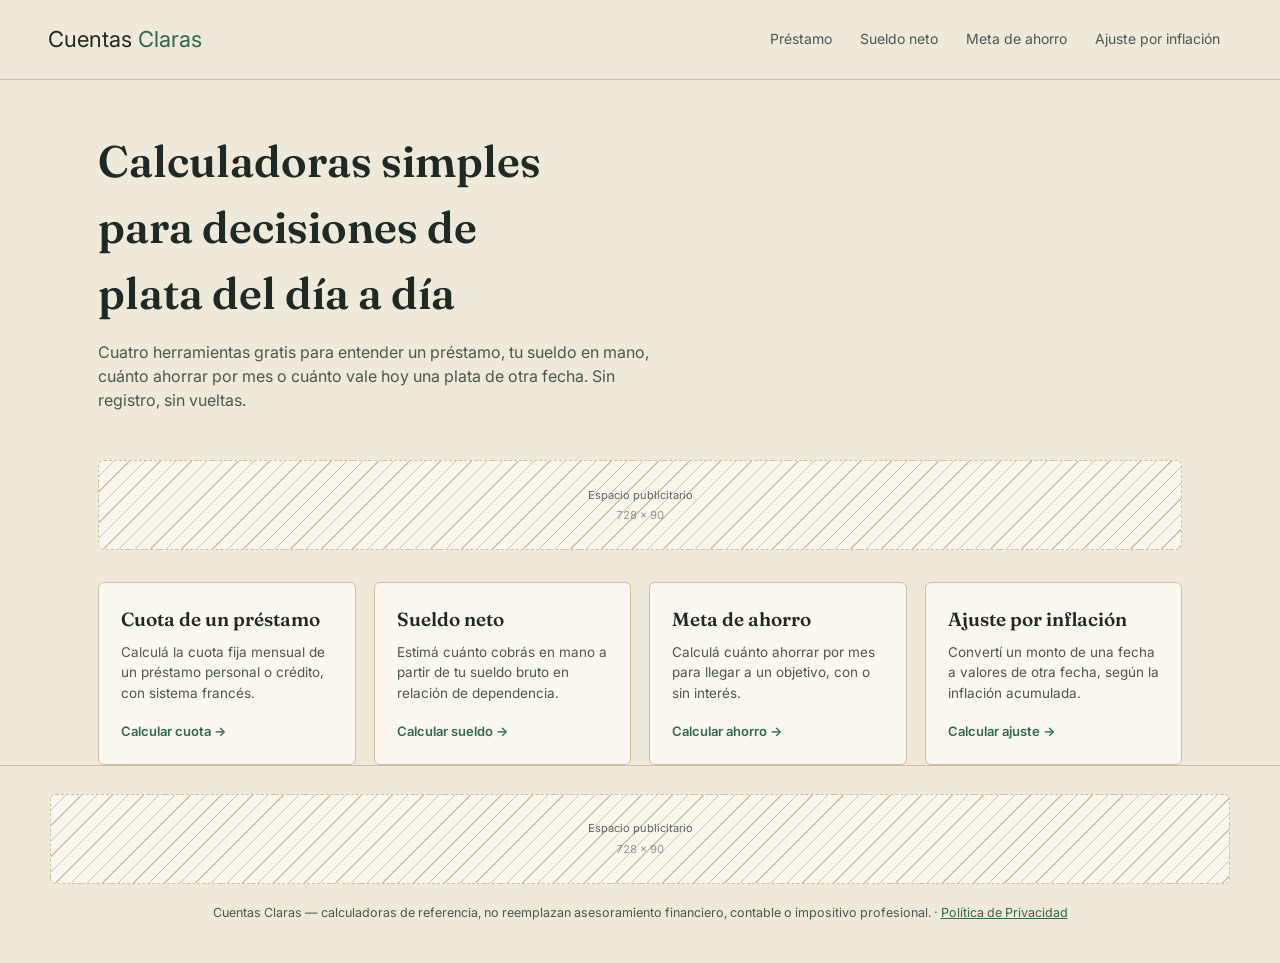
<file: index.html>
<!DOCTYPE html>
<html lang="es">
<head>
<meta charset="UTF-8">
<meta name="viewport" content="width=device-width, initial-scale=1, viewport-fit=cover">
<meta name="google-site-verification" content="3vBpF10Z4_V0jkmloZfALoSAevi_YwwizLLIxe_iOYg" />
<title>Cuentas Claras — Calculadoras financieras gratis</title>
<meta name="description" content="Calculadoras gratis para tus finanzas del día a día: cuota de préstamo, sueldo neto, meta de ahorro y ajuste por inflación.">
<link rel="canonical" href="https://geno1910.github.io/cuentas-claras/">
<meta property="og:type" content="website">
<meta property="og:site_name" content="Cuentas Claras">
<meta property="og:url" content="https://geno1910.github.io/cuentas-claras/">
<meta property="og:title" content="Cuentas Claras — Calculadoras financieras gratis">
<meta property="og:description" content="Calculadoras gratis para tus finanzas del día a día: cuota de préstamo, sueldo neto, meta de ahorro y ajuste por inflación.">
<meta name="twitter:card" content="summary">
<link rel="preconnect" href="https://fonts.googleapis.com">
<link rel="preconnect" href="https://fonts.gstatic.com" crossorigin>
<link href="https://fonts.googleapis.com/css2?family=Fraunces:opsz,wght@9..144,400;9..144,500;9..144,600;9..144,700&family=Inter:wght@400;500;600;700&display=swap" rel="stylesheet">
<link rel="stylesheet" href="style.css">
  <script async src="https://pagead2.googlesyndication.com/pagead/js/adsbygoogle.js?client=ca-pub-6591212043582350"
     crossorigin="anonymous"></script>
</head>
<body>

<header class="site-header">
  <a class="brand" href="index.html">Cuentas <em>Claras</em></a>
  <nav class="top-nav" aria-label="Calculadoras">
    <a href="calculadora-prestamo.html">Préstamo</a>
    <a href="calculadora-sueldo-neto.html">Sueldo neto</a>
    <a href="calculadora-meta-ahorro.html">Meta de ahorro</a>
    <a href="calculadora-ajuste-inflacion.html">Ajuste por inflación</a>
  </nav>
</header>

<section class="hero">
  <h1>Calculadoras simples para decisiones de plata del día a día</h1>
  <p>Cuatro herramientas gratis para entender un préstamo, tu sueldo en mano, cuánto ahorrar por mes o cuánto vale hoy una plata de otra fecha. Sin registro, sin vueltas.</p>
</section>

<div class="ad-leaderboard">
  <div class="ad-slot" role="complementary" aria-label="Espacio publicitario">
    <span class="ad-label">Espacio publicitario</span>
    <span class="ad-size">728 × 90</span>
  </div>
</div>

<div class="calc-grid">
  <a class="calc-card" href="calculadora-prestamo.html">
    <h2>Cuota de un préstamo</h2>
    <p>Calculá la cuota fija mensual de un préstamo personal o crédito, con sistema francés.</p>
    <span class="go">Calcular cuota →</span>
  </a>
  <a class="calc-card" href="calculadora-sueldo-neto.html">
    <h2>Sueldo neto</h2>
    <p>Estimá cuánto cobrás en mano a partir de tu sueldo bruto en relación de dependencia.</p>
    <span class="go">Calcular sueldo →</span>
  </a>
  <a class="calc-card" href="calculadora-meta-ahorro.html">
    <h2>Meta de ahorro</h2>
    <p>Calculá cuánto ahorrar por mes para llegar a un objetivo, con o sin interés.</p>
    <span class="go">Calcular ahorro →</span>
  </a>
  <a class="calc-card" href="calculadora-ajuste-inflacion.html">
    <h2>Ajuste por inflación</h2>
    <p>Convertí un monto de una fecha a valores de otra fecha, según la inflación acumulada.</p>
    <span class="go">Calcular ajuste →</span>
  </a>
</div>

<footer>
  <div class="ad-slot" role="complementary" aria-label="Espacio publicitario">
    <span class="ad-label">Espacio publicitario</span>
    <span class="ad-size">728 × 90</span>
  </div>
  Cuentas Claras — calculadoras de referencia, no reemplazan asesoramiento financiero, contable o impositivo profesional. · <a href="politica-privacidad.html">Política de Privacidad</a>
</footer>

</body>
</html>
</file>
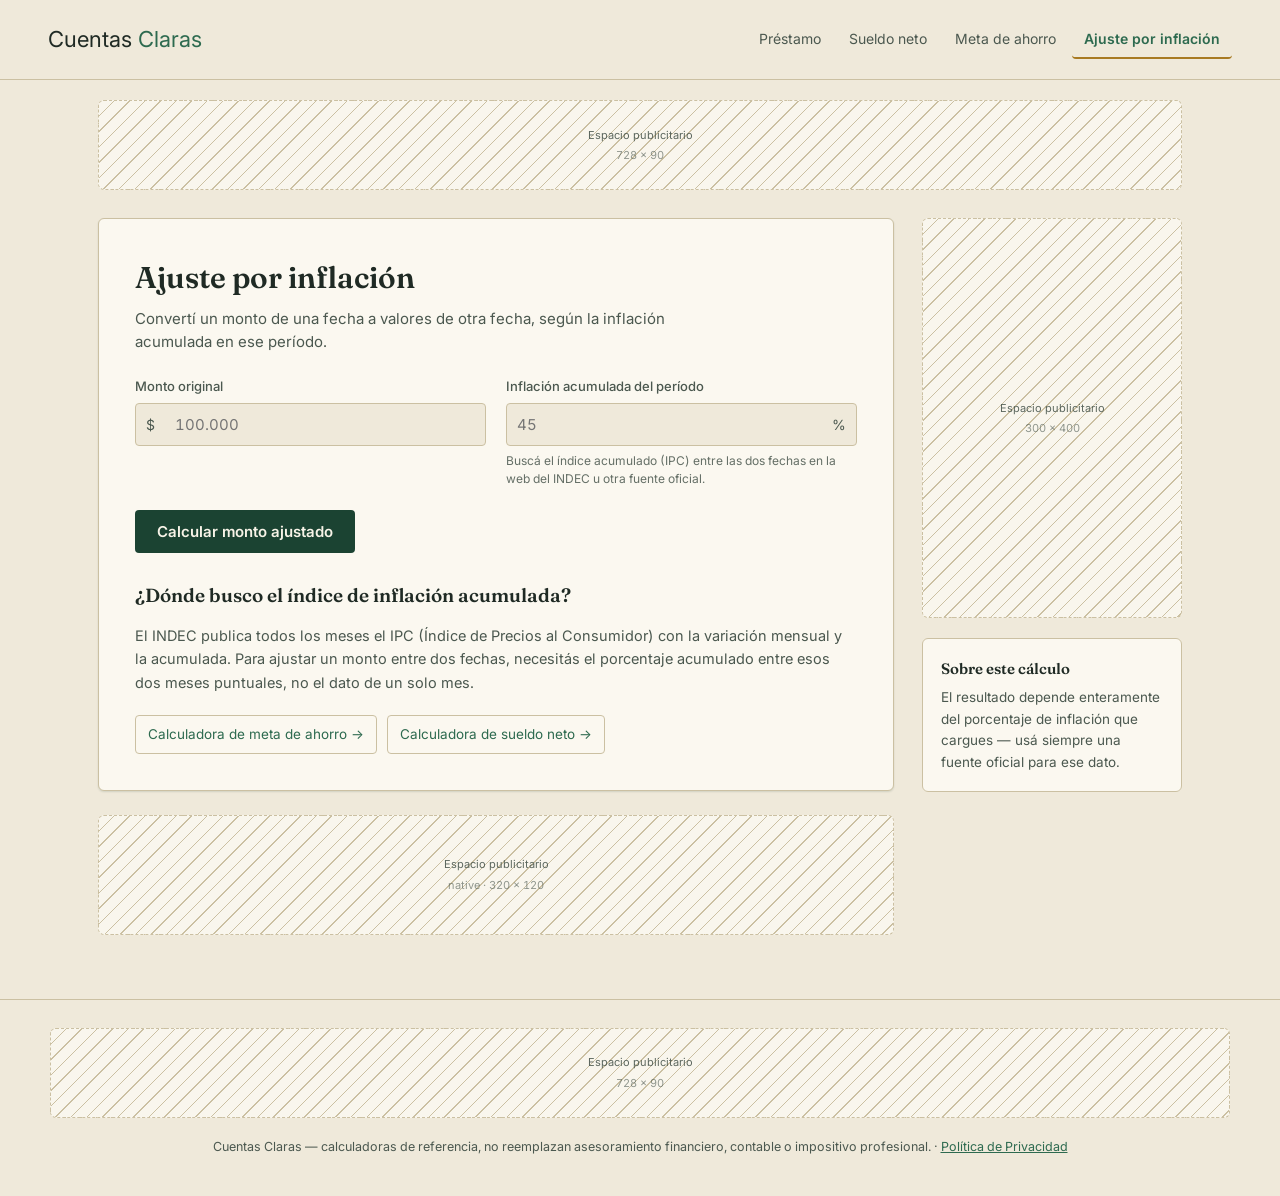
<file: calculadora-ajuste-inflacion.html>
<!DOCTYPE html>
<html lang="es">
<head>
<meta charset="UTF-8">
<meta name="viewport" content="width=device-width, initial-scale=1, viewport-fit=cover">
<title>Calculadora de ajuste por inflación — Cuentas Claras</title>
<meta name="description" content="Convertí gratis un monto de una fecha a valores de otra fecha, según la inflación acumulada en ese período.">
<link rel="canonical" href="https://geno1910.github.io/cuentas-claras/calculadora-ajuste-inflacion.html">
<meta property="og:type" content="website">
<meta property="og:site_name" content="Cuentas Claras">
<meta property="og:url" content="https://geno1910.github.io/cuentas-claras/calculadora-ajuste-inflacion.html">
<meta property="og:title" content="Calculadora de ajuste por inflación — Cuentas Claras">
<meta property="og:description" content="Convertí gratis un monto de una fecha a valores de otra fecha, según la inflación acumulada en ese período.">
<meta name="twitter:card" content="summary">
<link rel="preconnect" href="https://fonts.googleapis.com">
<link rel="preconnect" href="https://fonts.gstatic.com" crossorigin>
<link href="https://fonts.googleapis.com/css2?family=Fraunces:opsz,wght@9..144,400;9..144,500;9..144,600;9..144,700&family=Inter:wght@400;500;600;700&display=swap" rel="stylesheet">
<link rel="stylesheet" href="style.css">
  <script async src="https://pagead2.googlesyndication.com/pagead/js/adsbygoogle.js?client=ca-pub-6591212043582350"
     crossorigin="anonymous"></script>
</head>
<body>

<header class="site-header">
  <a class="brand" href="index.html">Cuentas <em>Claras</em></a>
  <nav class="top-nav" aria-label="Calculadoras">
    <a href="calculadora-prestamo.html">Préstamo</a>
    <a href="calculadora-sueldo-neto.html">Sueldo neto</a>
    <a href="calculadora-meta-ahorro.html">Meta de ahorro</a>
    <a href="calculadora-ajuste-inflacion.html" class="active">Ajuste por inflación</a>
  </nav>
</header>

<div class="ad-leaderboard">
  <div class="ad-slot" role="complementary" aria-label="Espacio publicitario">
    <span class="ad-label">Espacio publicitario</span>
    <span class="ad-size">728 × 90</span>
  </div>
</div>

<main>
  <div class="calc-column">
    <section class="calc-panel">
      <h1 class="calc-title">Ajuste por inflación</h1>
      <p class="calc-desc">Convertí un monto de una fecha a valores de otra fecha, según la inflación acumulada en ese período.</p>

      <div class="field-grid">
        <div class="field">
          <label for="i-monto">Monto original</label>
          <div class="input-wrap">
            <span class="prefix">$</span>
            <input type="number" id="i-monto" inputmode="decimal" placeholder="100.000" min="0" step="any">
          </div>
        </div>
        <div class="field">
          <label for="i-inflacion">Inflación acumulada del período</label>
          <div class="input-wrap">
            <input type="number" id="i-inflacion" inputmode="decimal" placeholder="45" step="any">
            <span class="suffix">%</span>
          </div>
          <span class="hint">Buscá el índice acumulado (IPC) entre las dos fechas en la web del INDEC u otra fuente oficial.</span>
        </div>
      </div>

      <p class="error-msg" id="i-error">Ingresá un monto mayor a cero y un porcentaje de inflación.</p>

      <div class="calc-actions">
        <button class="btn-primary" onclick="calcularInflacion()">Calcular monto ajustado</button>
      </div>

      <div class="result-box" id="i-result">
        <div class="result-lead">Monto ajustado</div>
        <div class="result-figure figure" id="i-ajustado">$0</div>
        <div class="result-lines">
          <div class="result-line"><span>Diferencia</span><span class="figure" id="i-diferencia">$0</span></div>
        </div>
        <p class="result-note">El resultado indica cuánto necesitarías hoy para tener el mismo poder de compra que el monto original tenía al inicio del período, según la inflación que cargaste.</p>
      </div>

      <div class="info-block">
        <h2>¿Dónde busco el índice de inflación acumulada?</h2>
        <p>El INDEC publica todos los meses el IPC (Índice de Precios al Consumidor) con la variación mensual y la acumulada. Para ajustar un monto entre dos fechas, necesitás el porcentaje acumulado entre esos dos meses puntuales, no el dato de un solo mes.</p>
        <div class="related-links">
          <a href="calculadora-meta-ahorro.html">Calculadora de meta de ahorro →</a>
          <a href="calculadora-sueldo-neto.html">Calculadora de sueldo neto →</a>
        </div>
      </div>
    </section>

    <div class="ad-native">
      <div class="ad-slot" role="complementary" aria-label="Espacio publicitario">
        <span class="ad-label">Espacio publicitario</span>
        <span class="ad-size">native · 320 × 120</span>
      </div>
    </div>
  </div>

  <aside class="ad-sidebar">
    <div class="ad-slot tall" role="complementary" aria-label="Espacio publicitario">
      <span class="ad-label">Espacio publicitario</span>
      <span class="ad-size">300 × 400</span>
    </div>
    <div class="tip-card">
      <strong>Sobre este cálculo</strong>
      El resultado depende enteramente del porcentaje de inflación que cargues — usá siempre una fuente oficial para ese dato.
    </div>
  </aside>
</main>

<footer>
  <div class="ad-slot" role="complementary" aria-label="Espacio publicitario">
    <span class="ad-label">Espacio publicitario</span>
    <span class="ad-size">728 × 90</span>
  </div>
  Cuentas Claras — calculadoras de referencia, no reemplazan asesoramiento financiero, contable o impositivo profesional. · <a href="politica-privacidad.html">Política de Privacidad</a>
</footer>

<script src="script.js"></script>
</body>
</html>
</file>
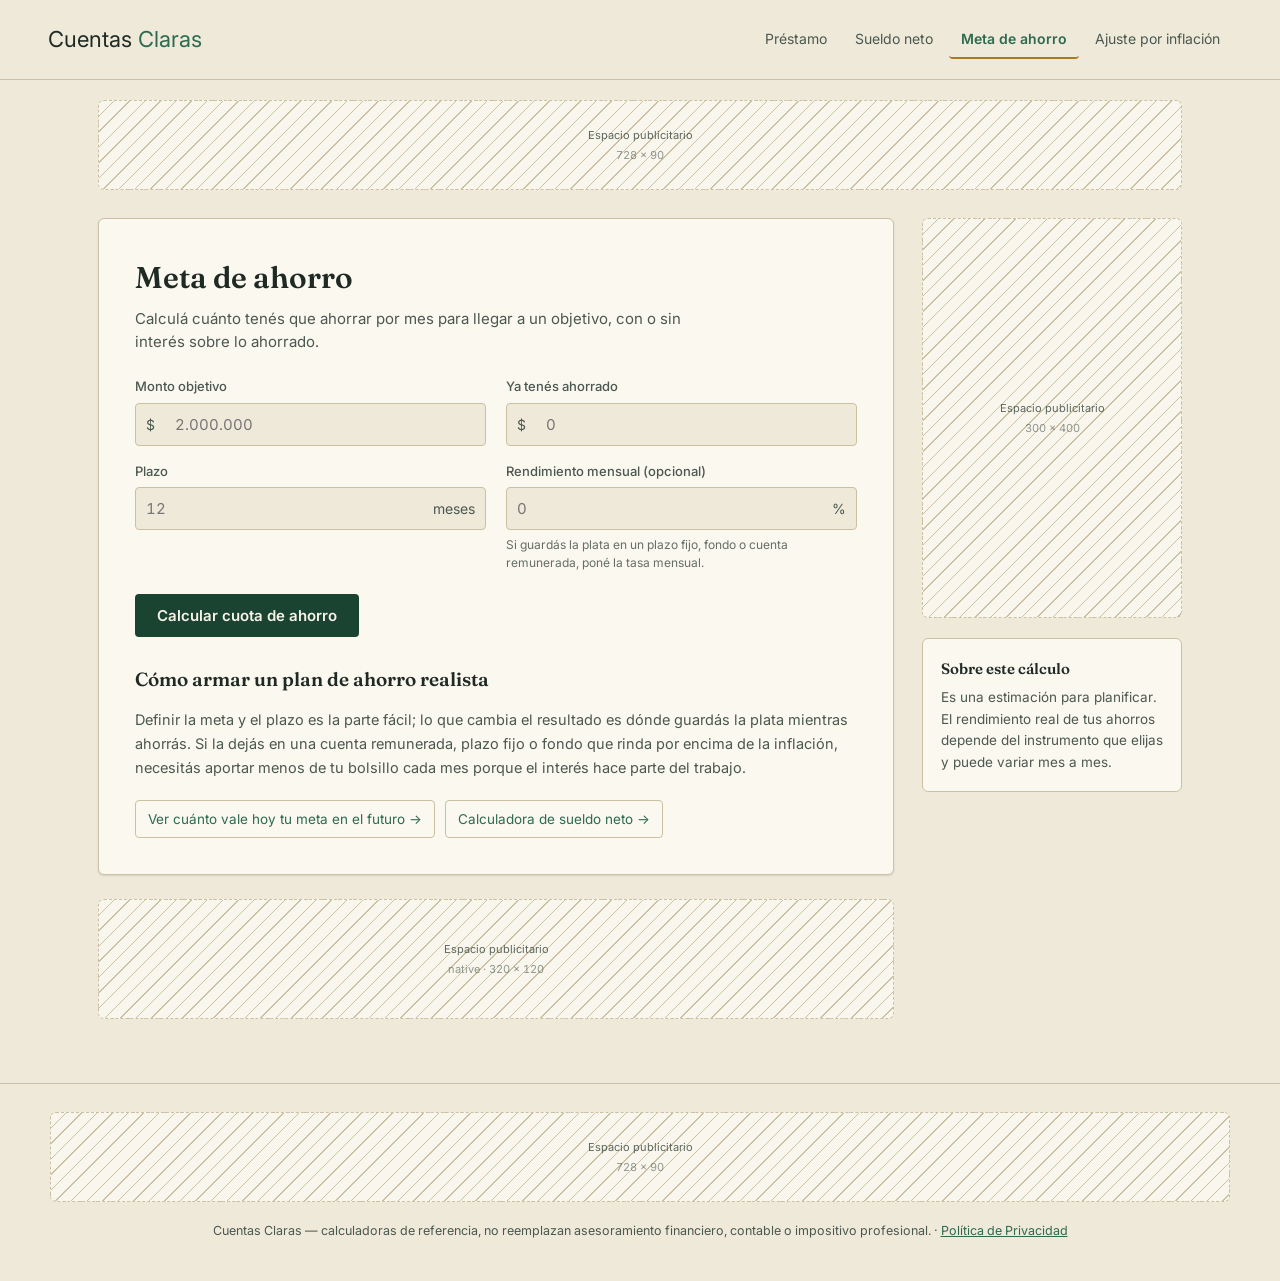
<file: calculadora-meta-ahorro.html>
<!DOCTYPE html>
<html lang="es">
<head>
<meta charset="UTF-8">
<meta name="viewport" content="width=device-width, initial-scale=1, viewport-fit=cover">
<title>Calculadora de meta de ahorro — Cuentas Claras</title>
<meta name="description" content="Calculá gratis cuánto ahorrar por mes para llegar a un objetivo, con o sin interés sobre lo ahorrado.">
<link rel="canonical" href="https://geno1910.github.io/cuentas-claras/calculadora-meta-ahorro.html">
<meta property="og:type" content="website">
<meta property="og:site_name" content="Cuentas Claras">
<meta property="og:url" content="https://geno1910.github.io/cuentas-claras/calculadora-meta-ahorro.html">
<meta property="og:title" content="Calculadora de meta de ahorro — Cuentas Claras">
<meta property="og:description" content="Calculá gratis cuánto ahorrar por mes para llegar a un objetivo, con o sin interés sobre lo ahorrado.">
<meta name="twitter:card" content="summary">
<link rel="preconnect" href="https://fonts.googleapis.com">
<link rel="preconnect" href="https://fonts.gstatic.com" crossorigin>
<link href="https://fonts.googleapis.com/css2?family=Fraunces:opsz,wght@9..144,400;9..144,500;9..144,600;9..144,700&family=Inter:wght@400;500;600;700&display=swap" rel="stylesheet">
<link rel="stylesheet" href="style.css">
  <script async src="https://pagead2.googlesyndication.com/pagead/js/adsbygoogle.js?client=ca-pub-6591212043582350"
     crossorigin="anonymous"></script>
</head>
<body>

<header class="site-header">
  <a class="brand" href="index.html">Cuentas <em>Claras</em></a>
  <nav class="top-nav" aria-label="Calculadoras">
    <a href="calculadora-prestamo.html">Préstamo</a>
    <a href="calculadora-sueldo-neto.html">Sueldo neto</a>
    <a href="calculadora-meta-ahorro.html" class="active">Meta de ahorro</a>
    <a href="calculadora-ajuste-inflacion.html">Ajuste por inflación</a>
  </nav>
</header>

<div class="ad-leaderboard">
  <div class="ad-slot" role="complementary" aria-label="Espacio publicitario">
    <span class="ad-label">Espacio publicitario</span>
    <span class="ad-size">728 × 90</span>
  </div>
</div>

<main>
  <div class="calc-column">
    <section class="calc-panel">
      <h1 class="calc-title">Meta de ahorro</h1>
      <p class="calc-desc">Calculá cuánto tenés que ahorrar por mes para llegar a un objetivo, con o sin interés sobre lo ahorrado.</p>

      <div class="field-grid">
        <div class="field">
          <label for="a-objetivo">Monto objetivo</label>
          <div class="input-wrap">
            <span class="prefix">$</span>
            <input type="number" id="a-objetivo" inputmode="decimal" placeholder="2.000.000" min="0" step="any">
          </div>
        </div>
        <div class="field">
          <label for="a-actual">Ya tenés ahorrado</label>
          <div class="input-wrap">
            <span class="prefix">$</span>
            <input type="number" id="a-actual" inputmode="decimal" placeholder="0" min="0" step="any">
          </div>
        </div>
        <div class="field">
          <label for="a-plazo">Plazo</label>
          <div class="input-wrap">
            <input type="number" id="a-plazo" inputmode="numeric" placeholder="12" min="1" step="1">
            <span class="suffix">meses</span>
          </div>
        </div>
        <div class="field">
          <label for="a-tasa">Rendimiento mensual (opcional)</label>
          <div class="input-wrap">
            <input type="number" id="a-tasa" inputmode="decimal" placeholder="0" min="0" step="any">
            <span class="suffix">%</span>
          </div>
          <span class="hint">Si guardás la plata en un plazo fijo, fondo o cuenta remunerada, poné la tasa mensual.</span>
        </div>
      </div>

      <p class="error-msg" id="a-error">Completá objetivo y plazo con valores válidos (el objetivo debe ser mayor al ahorro actual).</p>

      <div class="calc-actions">
        <button class="btn-primary" onclick="calcularAhorro()">Calcular cuota de ahorro</button>
      </div>

      <div class="result-box" id="a-result">
        <div class="result-lead">Necesitás ahorrar por mes</div>
        <div class="result-figure figure" id="a-cuota">$0</div>
        <div class="result-lines">
          <div class="result-line"><span>Total aportado por vos</span><span class="figure" id="a-aportado">$0</span></div>
          <div class="result-line"><span>Generado por intereses</span><span class="figure" id="a-generado">$0</span></div>
        </div>
        <p class="result-note">Cálculo con capitalización mensual sobre el rendimiento indicado. Si no cargás una tasa, se asume ahorro simple sin interés.</p>
      </div>

      <div class="info-block">
        <h2>Cómo armar un plan de ahorro realista</h2>
        <p>Definir la meta y el plazo es la parte fácil; lo que cambia el resultado es dónde guardás la plata mientras ahorrás. Si la dejás en una cuenta remunerada, plazo fijo o fondo que rinda por encima de la inflación, necesitás aportar menos de tu bolsillo cada mes porque el interés hace parte del trabajo.</p>
        <div class="related-links">
          <a href="calculadora-ajuste-inflacion.html">Ver cuánto vale hoy tu meta en el futuro →</a>
          <a href="calculadora-sueldo-neto.html">Calculadora de sueldo neto →</a>
        </div>
      </div>
    </section>

    <div class="ad-native">
      <div class="ad-slot" role="complementary" aria-label="Espacio publicitario">
        <span class="ad-label">Espacio publicitario</span>
        <span class="ad-size">native · 320 × 120</span>
      </div>
    </div>
  </div>

  <aside class="ad-sidebar">
    <div class="ad-slot tall" role="complementary" aria-label="Espacio publicitario">
      <span class="ad-label">Espacio publicitario</span>
      <span class="ad-size">300 × 400</span>
    </div>
    <div class="tip-card">
      <strong>Sobre este cálculo</strong>
      Es una estimación para planificar. El rendimiento real de tus ahorros depende del instrumento que elijas y puede variar mes a mes.
    </div>
  </aside>
</main>

<footer>
  <div class="ad-slot" role="complementary" aria-label="Espacio publicitario">
    <span class="ad-label">Espacio publicitario</span>
    <span class="ad-size">728 × 90</span>
  </div>
  Cuentas Claras — calculadoras de referencia, no reemplazan asesoramiento financiero, contable o impositivo profesional. · <a href="politica-privacidad.html">Política de Privacidad</a>
</footer>

<script src="script.js"></script>
</body>
</html>
</file>
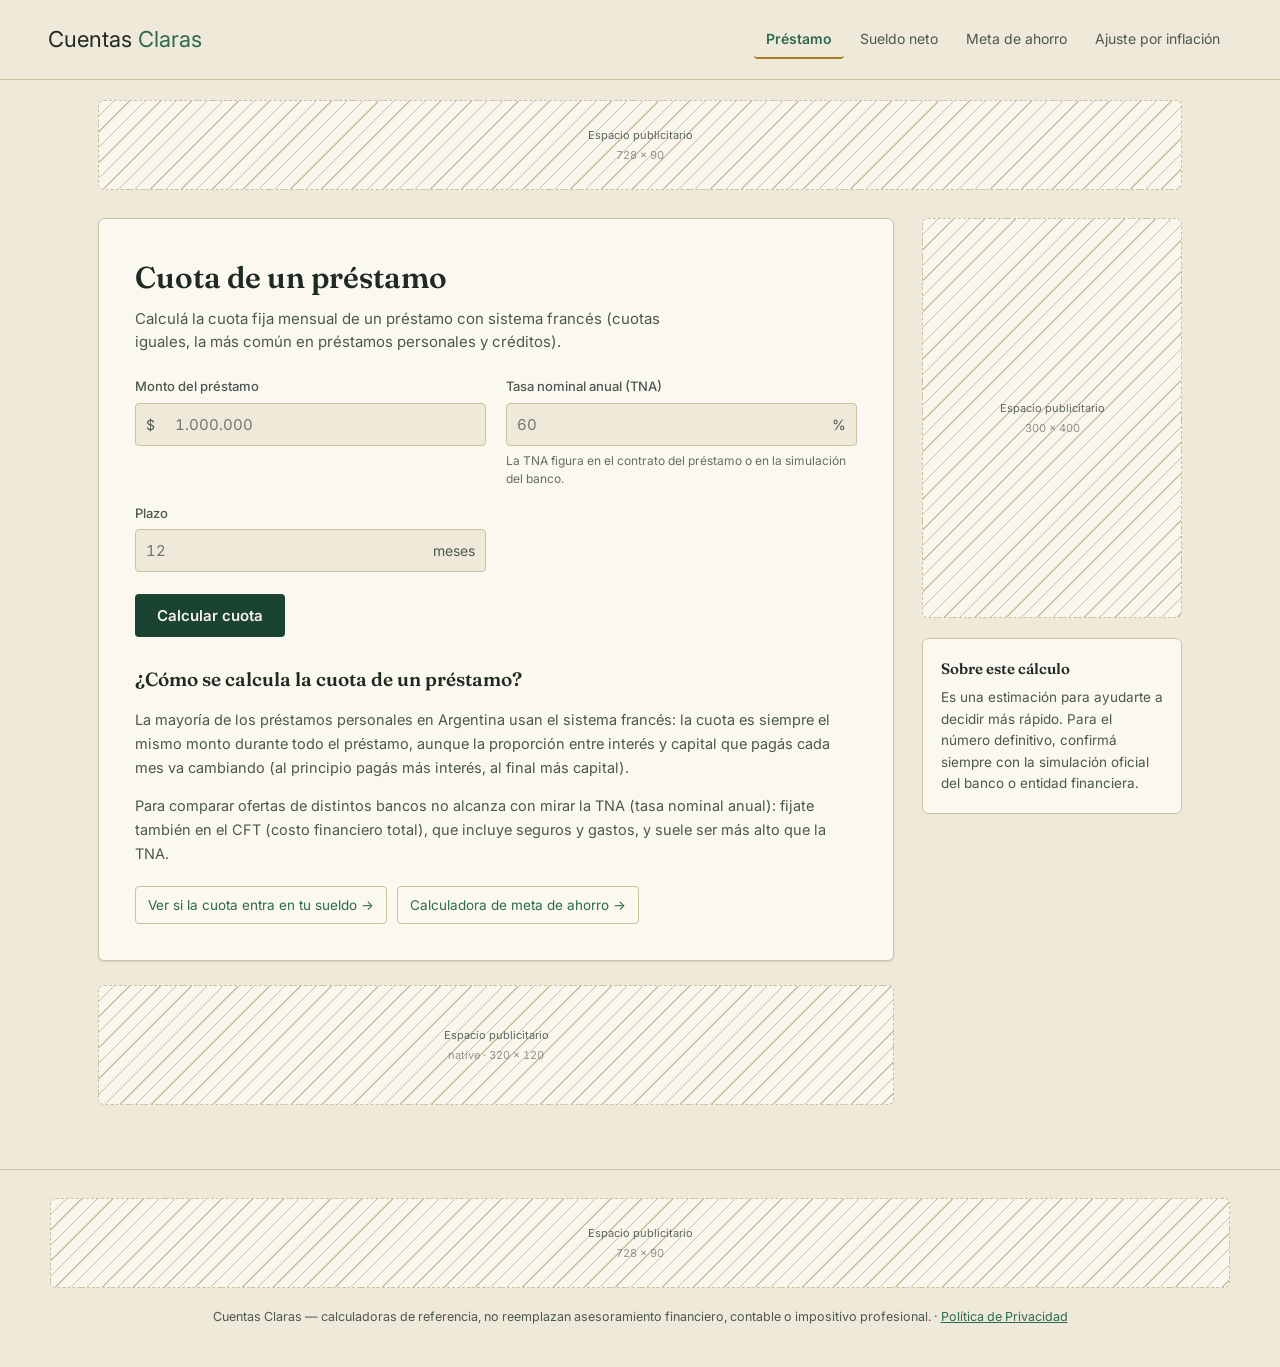
<file: calculadora-prestamo.html>
<!DOCTYPE html>
<html lang="es">
<head>
<meta charset="UTF-8">
<meta name="viewport" content="width=device-width, initial-scale=1, viewport-fit=cover">
<title>Calculadora de cuota de préstamo — Cuentas Claras</title>
<meta name="description" content="Calculá gratis la cuota mensual de un préstamo o crédito personal según monto, tasa nominal anual y plazo. Sistema francés, con intereses totales.">
<link rel="canonical" href="https://geno1910.github.io/cuentas-claras/calculadora-prestamo.html">
<meta property="og:type" content="website">
<meta property="og:site_name" content="Cuentas Claras">
<meta property="og:url" content="https://geno1910.github.io/cuentas-claras/calculadora-prestamo.html">
<meta property="og:title" content="Calculadora de cuota de préstamo — Cuentas Claras">
<meta property="og:description" content="Calculá gratis la cuota mensual de un préstamo o crédito personal según monto, tasa nominal anual y plazo. Sistema francés, con intereses totales.">
<meta name="twitter:card" content="summary">
<link rel="preconnect" href="https://fonts.googleapis.com">
<link rel="preconnect" href="https://fonts.gstatic.com" crossorigin>
<link href="https://fonts.googleapis.com/css2?family=Fraunces:opsz,wght@9..144,400;9..144,500;9..144,600;9..144,700&family=Inter:wght@400;500;600;700&display=swap" rel="stylesheet">
<link rel="stylesheet" href="style.css">
  <script async src="https://pagead2.googlesyndication.com/pagead/js/adsbygoogle.js?client=ca-pub-6591212043582350"
     crossorigin="anonymous"></script>
</head>
<body>

<header class="site-header">
  <a class="brand" href="index.html">Cuentas <em>Claras</em></a>
  <nav class="top-nav" aria-label="Calculadoras">
    <a href="calculadora-prestamo.html" class="active">Préstamo</a>
    <a href="calculadora-sueldo-neto.html">Sueldo neto</a>
    <a href="calculadora-meta-ahorro.html">Meta de ahorro</a>
    <a href="calculadora-ajuste-inflacion.html">Ajuste por inflación</a>
  </nav>
</header>

<div class="ad-leaderboard">
  <div class="ad-slot" role="complementary" aria-label="Espacio publicitario">
    <span class="ad-label">Espacio publicitario</span>
    <span class="ad-size">728 × 90</span>
  </div>
</div>

<main>
  <div class="calc-column">
    <section class="calc-panel">
      <h1 class="calc-title">Cuota de un préstamo</h1>
      <p class="calc-desc">Calculá la cuota fija mensual de un préstamo con sistema francés (cuotas iguales, la más común en préstamos personales y créditos).</p>

      <div class="field-grid">
        <div class="field">
          <label for="p-monto">Monto del préstamo</label>
          <div class="input-wrap">
            <span class="prefix">$</span>
            <input type="number" id="p-monto" inputmode="decimal" placeholder="1.000.000" min="0" step="any">
          </div>
        </div>
        <div class="field">
          <label for="p-tasa">Tasa nominal anual (TNA)</label>
          <div class="input-wrap">
            <input type="number" id="p-tasa" inputmode="decimal" placeholder="60" min="0" step="any">
            <span class="suffix">%</span>
          </div>
          <span class="hint">La TNA figura en el contrato del préstamo o en la simulación del banco.</span>
        </div>
        <div class="field">
          <label for="p-plazo">Plazo</label>
          <div class="input-wrap">
            <input type="number" id="p-plazo" inputmode="numeric" placeholder="12" min="1" step="1">
            <span class="suffix">meses</span>
          </div>
        </div>
      </div>

      <p class="error-msg" id="p-error">Completá monto, tasa y plazo con valores válidos (mayores a cero).</p>

      <div class="calc-actions">
        <button class="btn-primary" onclick="calcularPrestamo()">Calcular cuota</button>
      </div>

      <div class="result-box" id="p-result">
        <div class="result-lead">Cuota mensual estimada</div>
        <div class="result-figure figure" id="p-cuota">$0</div>
        <div class="result-lines">
          <div class="result-line"><span>Total a pagar</span><span class="figure" id="p-total">$0</span></div>
          <div class="result-line"><span>Intereses totales</span><span class="figure" id="p-intereses">$0</span></div>
          <div class="result-line"><span>Tasa mensual equivalente</span><span class="figure" id="p-tasames">0%</span></div>
        </div>
        <p class="result-note">Cálculo con sistema francés (cuota fija). No incluye seguros, gastos administrativos ni IVA sobre intereses, que muchos préstamos suman aparte — revisá el CFT (costo financiero total) del banco para comparar ofertas.</p>
      </div>

      <div class="info-block">
        <h2>¿Cómo se calcula la cuota de un préstamo?</h2>
        <p>La mayoría de los préstamos personales en Argentina usan el sistema francés: la cuota es siempre el mismo monto durante todo el préstamo, aunque la proporción entre interés y capital que pagás cada mes va cambiando (al principio pagás más interés, al final más capital).</p>
        <p>Para comparar ofertas de distintos bancos no alcanza con mirar la TNA (tasa nominal anual): fijate también en el CFT (costo financiero total), que incluye seguros y gastos, y suele ser más alto que la TNA.</p>
        <div class="related-links">
          <a href="calculadora-sueldo-neto.html">Ver si la cuota entra en tu sueldo →</a>
          <a href="calculadora-meta-ahorro.html">Calculadora de meta de ahorro →</a>
        </div>
      </div>
    </section>

    <div class="ad-native">
      <div class="ad-slot" role="complementary" aria-label="Espacio publicitario">
        <span class="ad-label">Espacio publicitario</span>
        <span class="ad-size">native · 320 × 120</span>
      </div>
    </div>
  </div>

  <aside class="ad-sidebar">
    <div class="ad-slot tall" role="complementary" aria-label="Espacio publicitario">
      <span class="ad-label">Espacio publicitario</span>
      <span class="ad-size">300 × 400</span>
    </div>
    <div class="tip-card">
      <strong>Sobre este cálculo</strong>
      Es una estimación para ayudarte a decidir más rápido. Para el número definitivo, confirmá siempre con la simulación oficial del banco o entidad financiera.
    </div>
  </aside>
</main>

<footer>
  <div class="ad-slot" role="complementary" aria-label="Espacio publicitario">
    <span class="ad-label">Espacio publicitario</span>
    <span class="ad-size">728 × 90</span>
  </div>
  Cuentas Claras — calculadoras de referencia, no reemplazan asesoramiento financiero, contable o impositivo profesional. · <a href="politica-privacidad.html">Política de Privacidad</a>
</footer>

<script src="script.js"></script>
</body>
</html>
</file>
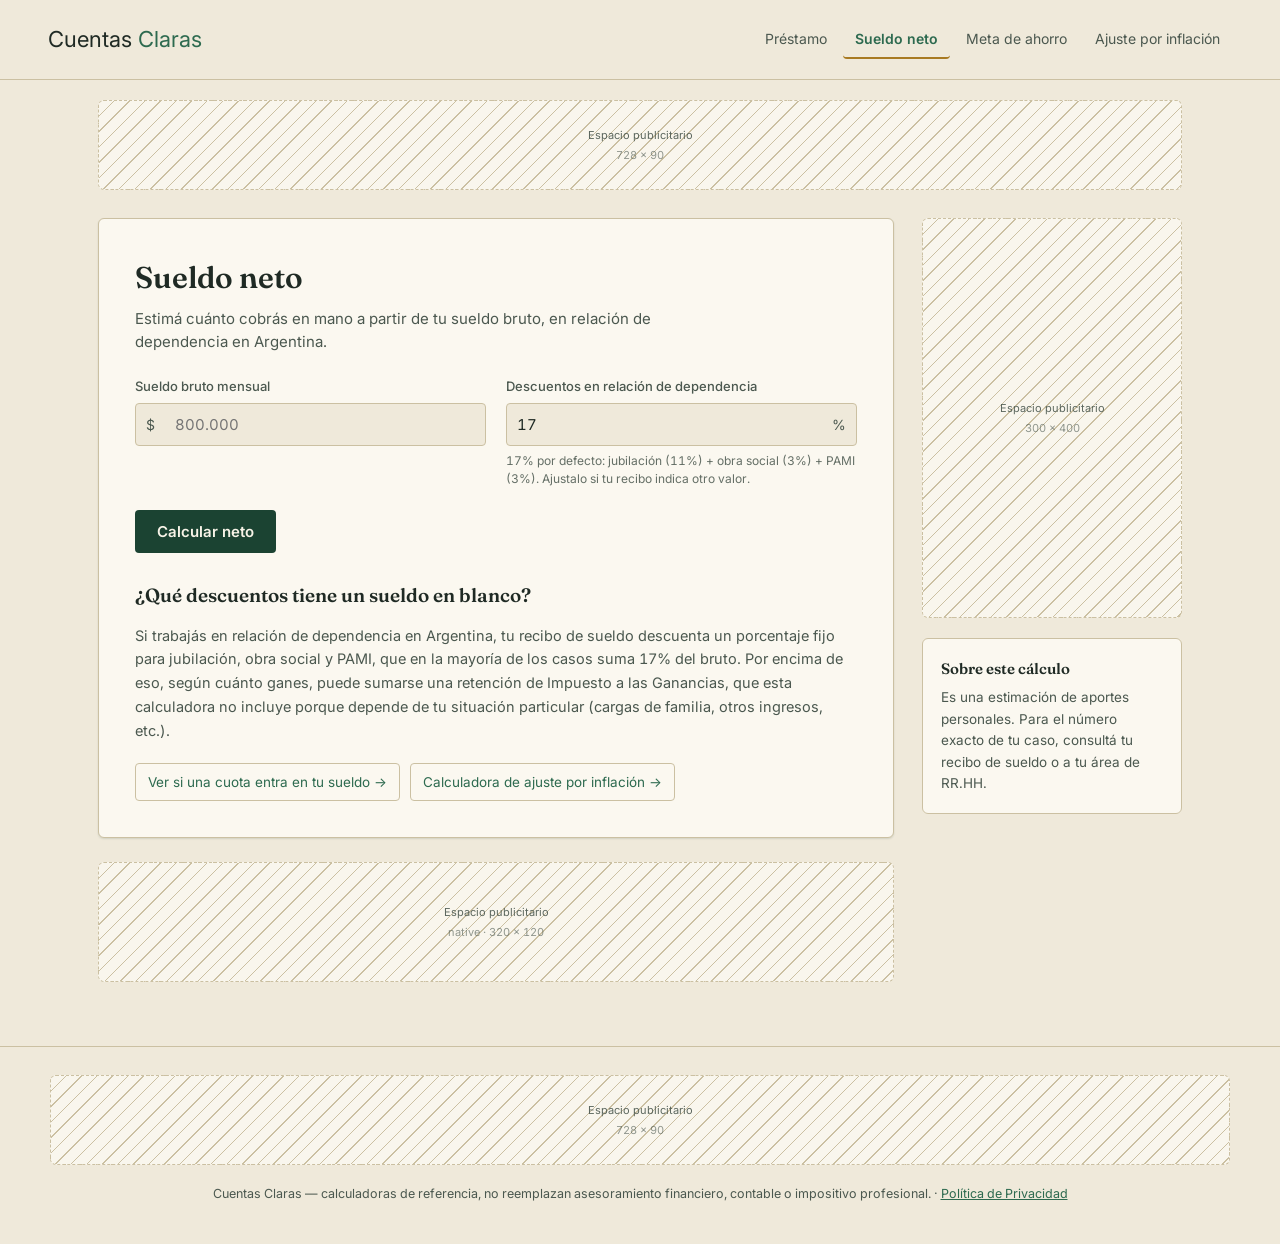
<file: calculadora-sueldo-neto.html>
<!DOCTYPE html>
<html lang="es">
<head>
<meta charset="UTF-8">
<meta name="viewport" content="width=device-width, initial-scale=1, viewport-fit=cover">
<title>Calculadora de sueldo neto — Cuentas Claras</title>
<meta name="description" content="Calculá gratis cuánto cobrás en mano a partir de tu sueldo bruto en relación de dependencia en Argentina.">
<link rel="canonical" href="https://geno1910.github.io/cuentas-claras/calculadora-sueldo-neto.html">
<meta property="og:type" content="website">
<meta property="og:site_name" content="Cuentas Claras">
<meta property="og:url" content="https://geno1910.github.io/cuentas-claras/calculadora-sueldo-neto.html">
<meta property="og:title" content="Calculadora de sueldo neto — Cuentas Claras">
<meta property="og:description" content="Calculá gratis cuánto cobrás en mano a partir de tu sueldo bruto en relación de dependencia en Argentina.">
<meta name="twitter:card" content="summary">
<link rel="preconnect" href="https://fonts.googleapis.com">
<link rel="preconnect" href="https://fonts.gstatic.com" crossorigin>
<link href="https://fonts.googleapis.com/css2?family=Fraunces:opsz,wght@9..144,400;9..144,500;9..144,600;9..144,700&family=Inter:wght@400;500;600;700&display=swap" rel="stylesheet">
<link rel="stylesheet" href="style.css">
  <script async src="https://pagead2.googlesyndication.com/pagead/js/adsbygoogle.js?client=ca-pub-6591212043582350"
     crossorigin="anonymous"></script>
</head>
<body>

<header class="site-header">
  <a class="brand" href="index.html">Cuentas <em>Claras</em></a>
  <nav class="top-nav" aria-label="Calculadoras">
    <a href="calculadora-prestamo.html">Préstamo</a>
    <a href="calculadora-sueldo-neto.html" class="active">Sueldo neto</a>
    <a href="calculadora-meta-ahorro.html">Meta de ahorro</a>
    <a href="calculadora-ajuste-inflacion.html">Ajuste por inflación</a>
  </nav>
</header>

<div class="ad-leaderboard">
  <div class="ad-slot" role="complementary" aria-label="Espacio publicitario">
    <span class="ad-label">Espacio publicitario</span>
    <span class="ad-size">728 × 90</span>
  </div>
</div>

<main>
  <div class="calc-column">
    <section class="calc-panel">
      <h1 class="calc-title">Sueldo neto</h1>
      <p class="calc-desc">Estimá cuánto cobrás en mano a partir de tu sueldo bruto, en relación de dependencia en Argentina.</p>

      <div class="field-grid">
        <div class="field">
          <label for="s-bruto">Sueldo bruto mensual</label>
          <div class="input-wrap">
            <span class="prefix">$</span>
            <input type="number" id="s-bruto" inputmode="decimal" placeholder="800.000" min="0" step="any">
          </div>
        </div>
        <div class="field">
          <label for="s-descuento">Descuentos en relación de dependencia</label>
          <div class="input-wrap">
            <input type="number" id="s-descuento" inputmode="decimal" value="17" min="0" max="100" step="any">
            <span class="suffix">%</span>
          </div>
          <span class="hint">17% por defecto: jubilación (11%) + obra social (3%) + PAMI (3%). Ajustalo si tu recibo indica otro valor.</span>
        </div>
      </div>

      <p class="error-msg" id="s-error">Ingresá un sueldo bruto mayor a cero.</p>

      <div class="calc-actions">
        <button class="btn-primary" onclick="calcularSueldo()">Calcular neto</button>
      </div>

      <div class="result-box" id="s-result">
        <div class="result-lead">Sueldo neto estimado</div>
        <div class="result-figure figure" id="s-neto">$0</div>
        <div class="result-lines">
          <div class="result-line"><span>Descuentos totales</span><span class="figure" id="s-descuentos">$0</span></div>
          <div class="result-line"><span>Sueldo bruto</span><span class="figure" id="s-brutoresumen">$0</span></div>
        </div>
        <p class="result-note">Estimación simplificada de aportes personales. No incluye Impuesto a las Ganancias (aplica solo por encima de ciertos topes), ni conceptos no remunerativos, adicionales o descuentos particulares de tu convenio. Para un cálculo exacto, consultá tu recibo de sueldo.</p>
      </div>

      <div class="info-block">
        <h2>¿Qué descuentos tiene un sueldo en blanco?</h2>
        <p>Si trabajás en relación de dependencia en Argentina, tu recibo de sueldo descuenta un porcentaje fijo para jubilación, obra social y PAMI, que en la mayoría de los casos suma 17% del bruto. Por encima de eso, según cuánto ganes, puede sumarse una retención de Impuesto a las Ganancias, que esta calculadora no incluye porque depende de tu situación particular (cargas de familia, otros ingresos, etc.).</p>
        <div class="related-links">
          <a href="calculadora-prestamo.html">Ver si una cuota entra en tu sueldo →</a>
          <a href="calculadora-ajuste-inflacion.html">Calculadora de ajuste por inflación →</a>
        </div>
      </div>
    </section>

    <div class="ad-native">
      <div class="ad-slot" role="complementary" aria-label="Espacio publicitario">
        <span class="ad-label">Espacio publicitario</span>
        <span class="ad-size">native · 320 × 120</span>
      </div>
    </div>
  </div>

  <aside class="ad-sidebar">
    <div class="ad-slot tall" role="complementary" aria-label="Espacio publicitario">
      <span class="ad-label">Espacio publicitario</span>
      <span class="ad-size">300 × 400</span>
    </div>
    <div class="tip-card">
      <strong>Sobre este cálculo</strong>
      Es una estimación de aportes personales. Para el número exacto de tu caso, consultá tu recibo de sueldo o a tu área de RR.HH.
    </div>
  </aside>
</main>

<footer>
  <div class="ad-slot" role="complementary" aria-label="Espacio publicitario">
    <span class="ad-label">Espacio publicitario</span>
    <span class="ad-size">728 × 90</span>
  </div>
  Cuentas Claras — calculadoras de referencia, no reemplazan asesoramiento financiero, contable o impositivo profesional. · <a href="politica-privacidad.html">Política de Privacidad</a>
</footer>

<script src="script.js"></script>
</body>
</html>
</file>
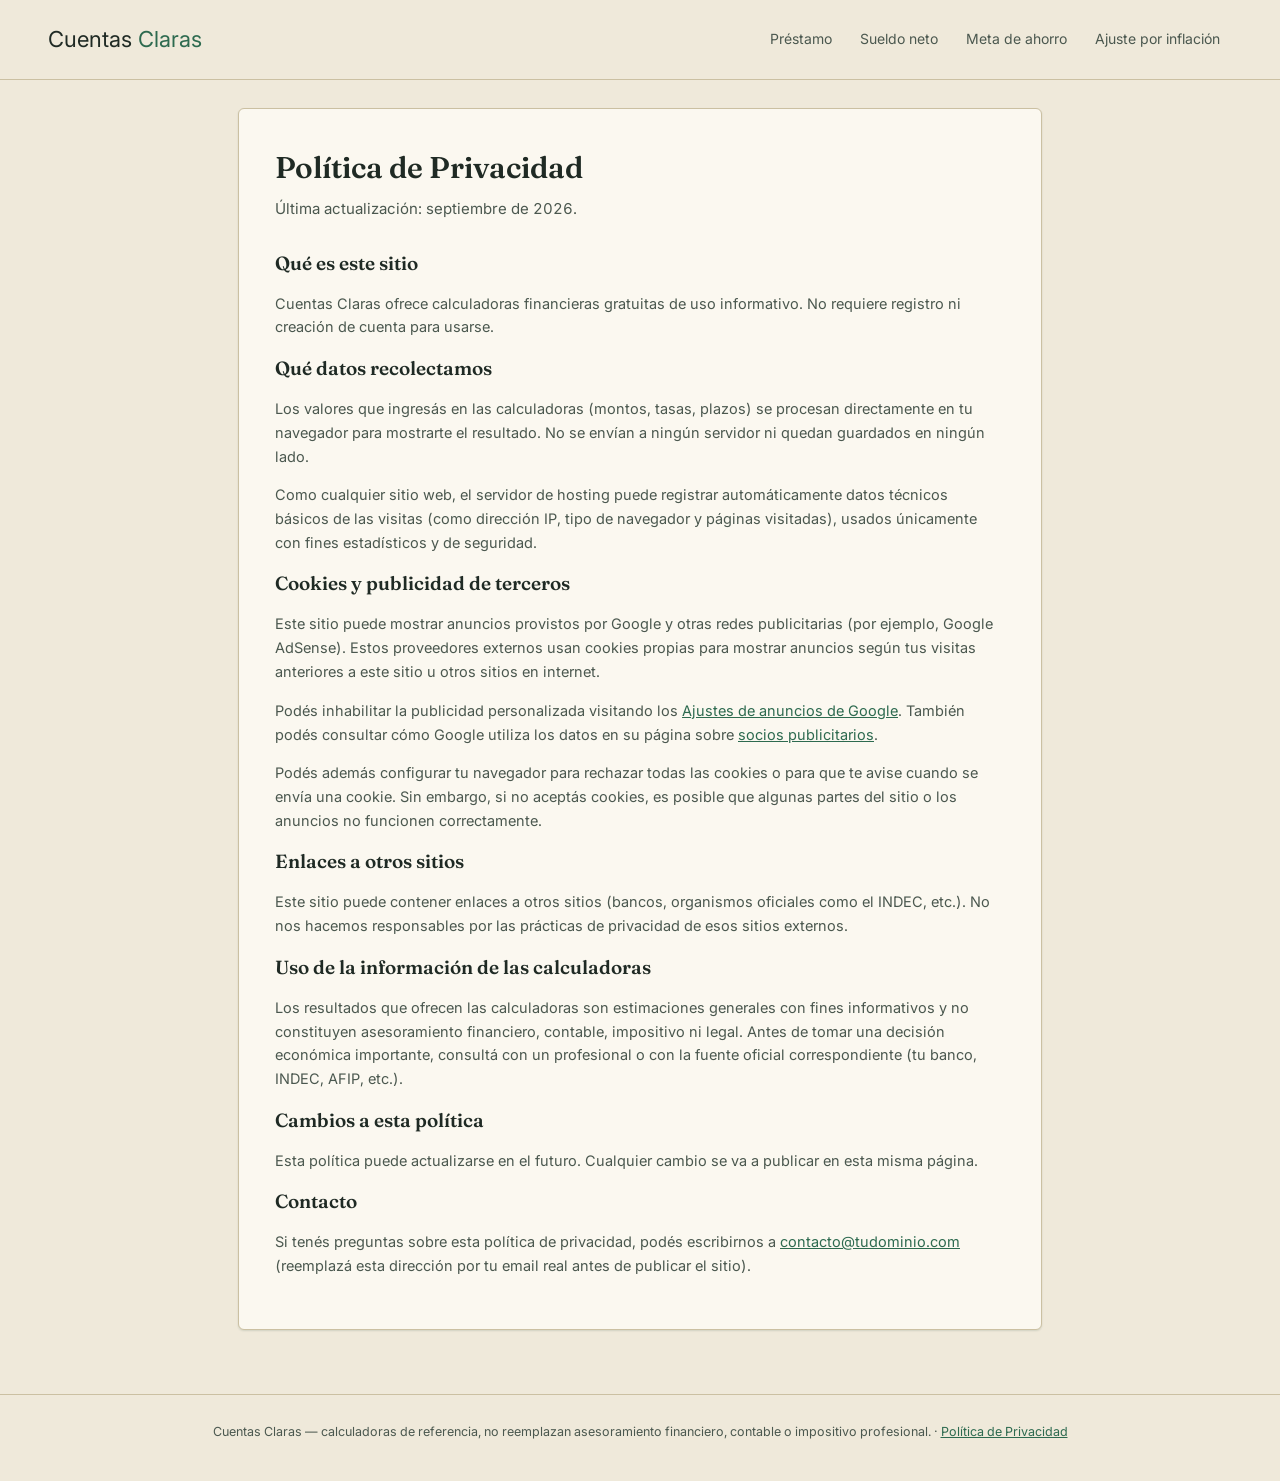
<file: politica-privacidad.html>
<!DOCTYPE html>
<html lang="es">
<head>
<meta charset="UTF-8">
<meta name="viewport" content="width=device-width, initial-scale=1, viewport-fit=cover">
<title>Política de Privacidad — Cuentas Claras</title>
<meta name="description" content="Política de privacidad de Cuentas Claras: qué datos se recolectan, uso de cookies y anuncios de terceros.">
<link rel="canonical" href="https://geno1910.github.io/cuentas-claras/politica-privacidad.html">
<link rel="preconnect" href="https://fonts.googleapis.com">
<link rel="preconnect" href="https://fonts.gstatic.com" crossorigin>
<link href="https://fonts.googleapis.com/css2?family=Fraunces:opsz,wght@9..144,400;9..144,500;9..144,600;9..144,700&family=Inter:wght@400;500;600;700&display=swap" rel="stylesheet">
<link rel="stylesheet" href="style.css">
  <script async src="https://pagead2.googlesyndication.com/pagead/js/adsbygoogle.js?client=ca-pub-6591212043582350"
     crossorigin="anonymous"></script>
</head>
<body>

<header class="site-header">
  <a class="brand" href="index.html">Cuentas <em>Claras</em></a>
  <nav class="top-nav" aria-label="Calculadoras">
    <a href="calculadora-prestamo.html">Préstamo</a>
    <a href="calculadora-sueldo-neto.html">Sueldo neto</a>
    <a href="calculadora-meta-ahorro.html">Meta de ahorro</a>
    <a href="calculadora-ajuste-inflacion.html">Ajuste por inflación</a>
  </nav>
</header>

<main class="no-sidebar">
  <section class="calc-panel">
    <h1 class="calc-title">Política de Privacidad</h1>
    <p class="calc-desc">Última actualización: septiembre de 2026.</p>

    <div class="info-block">
      <h2>Qué es este sitio</h2>
      <p>Cuentas Claras ofrece calculadoras financieras gratuitas de uso informativo. No requiere registro ni creación de cuenta para usarse.</p>

      <h2>Qué datos recolectamos</h2>
      <p>Los valores que ingresás en las calculadoras (montos, tasas, plazos) se procesan directamente en tu navegador para mostrarte el resultado. No se envían a ningún servidor ni quedan guardados en ningún lado.</p>
      <p>Como cualquier sitio web, el servidor de hosting puede registrar automáticamente datos técnicos básicos de las visitas (como dirección IP, tipo de navegador y páginas visitadas), usados únicamente con fines estadísticos y de seguridad.</p>

      <h2>Cookies y publicidad de terceros</h2>
      <p>Este sitio puede mostrar anuncios provistos por Google y otras redes publicitarias (por ejemplo, Google AdSense). Estos proveedores externos usan cookies propias para mostrar anuncios según tus visitas anteriores a este sitio u otros sitios en internet.</p>
      <p>Podés inhabilitar la publicidad personalizada visitando los <a href="https://adssettings.google.com" target="_blank" rel="noopener">Ajustes de anuncios de Google</a>. También podés consultar cómo Google utiliza los datos en su página sobre <a href="https://policies.google.com/technologies/partner-sites" target="_blank" rel="noopener">socios publicitarios</a>.</p>
      <p>Podés además configurar tu navegador para rechazar todas las cookies o para que te avise cuando se envía una cookie. Sin embargo, si no aceptás cookies, es posible que algunas partes del sitio o los anuncios no funcionen correctamente.</p>

      <h2>Enlaces a otros sitios</h2>
      <p>Este sitio puede contener enlaces a otros sitios (bancos, organismos oficiales como el INDEC, etc.). No nos hacemos responsables por las prácticas de privacidad de esos sitios externos.</p>

      <h2>Uso de la información de las calculadoras</h2>
      <p>Los resultados que ofrecen las calculadoras son estimaciones generales con fines informativos y no constituyen asesoramiento financiero, contable, impositivo ni legal. Antes de tomar una decisión económica importante, consultá con un profesional o con la fuente oficial correspondiente (tu banco, INDEC, AFIP, etc.).</p>

      <h2>Cambios a esta política</h2>
      <p>Esta política puede actualizarse en el futuro. Cualquier cambio se va a publicar en esta misma página.</p>

      <h2>Contacto</h2>
      <p>Si tenés preguntas sobre esta política de privacidad, podés escribirnos a <a href="mailto:contacto@tudominio.com">contacto@tudominio.com</a> (reemplazá esta dirección por tu email real antes de publicar el sitio).</p>
    </div>
  </section>
</main>

<footer>
  Cuentas Claras — calculadoras de referencia, no reemplazan asesoramiento financiero, contable o impositivo profesional. · <a href="politica-privacidad.html">Política de Privacidad</a>
</footer>

</body>
</html>
</file>
<file: style.css>
:root {
  box-sizing: border-box;
  padding-top: env(safe-area-inset-top, 0px);
  padding-bottom: env(safe-area-inset-bottom, 0px);

  --paper: #EFE9DA;
  --card: #FBF8F0;
  --ink: #1F2A24;
  --ink-soft: #4B584F;
  --forest: #1B4332;
  --forest-2: #2D6A4F;
  --gold: #A87A22;
  --rule: #CBC0A2;
  --danger: #8C3B2E;
  --shadow: rgba(27, 67, 50, 0.14);
}

@media (prefers-color-scheme: dark) {
  :root:not([data-theme="light"]) {
    --paper: #12201A;
    --card: #17261F;
    --ink: #EDE8DC;
    --ink-soft: #AEBBB1;
    --forest: #8FBFA3;
    --forest-2: #6FA98A;
    --gold: #E0BB68;
    --rule: #2C3B32;
    --danger: #E19686;
    --shadow: rgba(0, 0, 0, 0.35);
  }
}

:root[data-theme="dark"] {
  --paper: #12201A;
  --card: #17261F;
  --ink: #EDE8DC;
  --ink-soft: #AEBBB1;
  --forest: #8FBFA3;
  --forest-2: #6FA98A;
  --gold: #E0BB68;
  --rule: #2C3B32;
  --danger: #E19686;
  --shadow: rgba(0, 0, 0, 0.35);
}

* { box-sizing: border-box; }
html { scroll-padding-top: env(safe-area-inset-top, 0px); }
html, body { height: 100%; margin: 0; }

body {
  background: var(--paper);
  color: var(--ink);
  font-family: 'Inter', system-ui, -apple-system, sans-serif;
  font-feature-settings: 'tnum' 1;
  line-height: 1.5;
  -webkit-font-smoothing: antialiased;
}

h1, h2, h3 { font-family: 'Fraunces', Georgia, serif; font-weight: 600; margin: 0; color: var(--ink); }
.figure { font-variant-numeric: tabular-nums; font-feature-settings: 'tnum' 1; }
a { color: var(--forest-2); }
button { font-family: inherit; cursor: pointer; }

/* ---------- header / nav ---------- */

.site-header {
  padding: 20px clamp(16px, 4vw, 48px);
  border-bottom: 1px solid var(--rule);
  display: flex;
  align-items: center;
  justify-content: space-between;
  gap: 16px;
  flex-wrap: wrap;
}

.brand {
  font-size: 22px;
  text-decoration: none;
  color: var(--ink);
}
.brand em { font-style: normal; color: var(--forest-2); }

.top-nav {
  display: flex;
  gap: 4px;
  flex-wrap: wrap;
}

.top-nav a {
  text-decoration: none;
  color: var(--ink-soft);
  font-size: 14px;
  padding: 8px 12px;
  border-radius: 4px;
  border-bottom: 2px solid transparent;
}
.top-nav a:hover { color: var(--ink); background: var(--card); }
.top-nav a.active { color: var(--forest-2); border-bottom-color: var(--gold); font-weight: 600; }

/* ---------- shell ---------- */

main {
  max-width: 1180px;
  margin: 0 auto;
  padding: 28px clamp(16px, 4vw, 48px) 64px;
  display: grid;
  grid-template-columns: minmax(0, 1fr) 260px;
  gap: 28px;
  align-items: start;
}
main.no-sidebar { grid-template-columns: 1fr; max-width: 900px; }

@media (max-width: 900px) {
  main { grid-template-columns: 1fr; }
}

/* ---------- hero (home) ---------- */

.hero {
  max-width: 1180px;
  margin: 0 auto;
  padding: 48px clamp(16px, 4vw, 48px) 12px;
}
.hero h1 { font-size: clamp(30px, 5vw, 44px); max-width: 16ch; }
.hero p { color: var(--ink-soft); max-width: 56ch; margin-top: 14px; font-size: 16px; }

.calc-grid {
  max-width: 1180px;
  margin: 32px auto 0;
  padding: 0 clamp(16px, 4vw, 48px);
  display: grid;
  grid-template-columns: repeat(auto-fit, minmax(230px, 1fr));
  gap: 18px;
}

.calc-card {
  background: var(--card);
  border: 1px solid var(--rule);
  border-radius: 6px;
  padding: 22px;
  text-decoration: none;
  color: var(--ink);
  display: block;
  transition: border-color 0.15s ease, transform 0.1s ease;
}
.calc-card:hover { border-color: var(--gold); transform: translateY(-2px); }
.calc-card h2 { font-size: 19px; }
.calc-card p { color: var(--ink-soft); font-size: 13.5px; margin-top: 8px; line-height: 1.55; }
.calc-card .go { margin-top: 14px; font-size: 13px; color: var(--forest-2); font-weight: 600; }

/* ---------- calc panel ---------- */

.calc-panel {
  background: var(--card);
  border: 1px solid var(--rule);
  border-radius: 6px;
  padding: clamp(20px, 3vw, 36px);
  box-shadow: 0 1px 2px var(--shadow);
}

.calc-title { font-size: clamp(24px, 3.5vw, 30px); }
.calc-desc { color: var(--ink-soft); font-size: 15px; margin-top: 8px; max-width: 62ch; }

.field-grid { margin-top: 24px; display: grid; grid-template-columns: 1fr 1fr; gap: 16px 20px; }
@media (max-width: 560px) { .field-grid { grid-template-columns: 1fr; } }

.field { display: flex; flex-direction: column; gap: 6px; }
.field.span-2 { grid-column: 1 / -1; }
.field label { font-size: 13px; color: var(--ink-soft); font-weight: 500; }
.field .hint { font-size: 12px; color: var(--ink-soft); opacity: 0.85; }

.input-wrap {
  display: flex; align-items: center;
  border: 1px solid var(--rule); border-radius: 4px;
  background: var(--paper); overflow: hidden;
}
.input-wrap:focus-within { outline: 2px solid var(--forest-2); outline-offset: -1px; }
.input-wrap .prefix, .input-wrap .suffix { padding: 0 10px; color: var(--ink-soft); font-size: 14px; flex-shrink: 0; }
.input-wrap input {
  width: 100%; border: none; background: transparent;
  padding: 11px 10px; font-size: 15px; color: var(--ink);
  font-family: inherit; font-variant-numeric: tabular-nums; min-width: 0;
}
.input-wrap input:focus { outline: none; }

.calc-actions { margin-top: 22px; display: flex; gap: 12px; align-items: center; flex-wrap: wrap; }

.btn-primary {
  background: var(--forest); color: #F7F3E7; border: none;
  padding: 12px 22px; border-radius: 4px; font-size: 15px; font-weight: 600;
  transition: background 0.15s ease, transform 0.1s ease;
}
.btn-primary:hover { background: var(--forest-2); }
.btn-primary:active { transform: translateY(1px); }
.btn-primary:focus-visible, .top-nav a:focus-visible, input:focus-visible {
  outline: 2px solid var(--gold); outline-offset: 2px;
}

.error-msg { color: var(--danger); font-size: 13.5px; display: none; }
.error-msg.show { display: block; }

.result-box { margin-top: 26px; border-top: 1px dashed var(--rule); padding-top: 20px; display: none; }
.result-box.show { display: block; }
.result-lead { font-size: 13px; color: var(--ink-soft); }
.result-figure { font-family: 'Fraunces', serif; font-size: clamp(32px, 5vw, 44px); color: var(--forest-2); margin-top: 4px; line-height: 1.1; }
.result-lines { margin-top: 16px; display: grid; gap: 8px; }
.result-line { display: flex; justify-content: space-between; gap: 12px; padding: 8px 0; border-bottom: 1px solid var(--rule); font-size: 14.5px; }
.result-line span:first-child { color: var(--ink-soft); }
.result-line span:last-child { font-weight: 600; }
.result-note { margin-top: 16px; font-size: 12.5px; color: var(--ink-soft); line-height: 1.6; }

/* ---------- SEO copy block ---------- */

.info-block { margin-top: 28px; }
.info-block h2 { font-size: 19px; }
.info-block p, .info-block li { color: var(--ink-soft); font-size: 14.5px; line-height: 1.65; }
.info-block ul { padding-left: 20px; }
.related-links { margin-top: 20px; display: flex; gap: 10px; flex-wrap: wrap; }
.related-links a {
  font-size: 13.5px; text-decoration: none; color: var(--forest-2);
  border: 1px solid var(--rule); padding: 8px 12px; border-radius: 4px;
}
.related-links a:hover { border-color: var(--gold); }

/* ---------- ad slots ---------- */

.ad-slot {
  border: 1px dashed var(--rule); border-radius: 6px;
  background: repeating-linear-gradient(135deg, transparent, transparent 10px, var(--rule) 10px, var(--rule) 11px);
  background-color: color-mix(in srgb, var(--card) 88%, transparent);
  display: flex; flex-direction: column; align-items: center; justify-content: center; gap: 4px;
  color: var(--ink-soft); text-align: center;
}
.ad-slot .ad-label { font-size: 11px; color: var(--ink-soft); opacity: 0.9; }
.ad-slot .ad-size { font-size: 11px; color: var(--ink-soft); opacity: 0.6; }

.ad-leaderboard { max-width: 1180px; margin: 0 auto; padding: 0 clamp(16px, 4vw, 48px); }
.ad-leaderboard .ad-slot { height: 90px; margin-top: 20px; }

.ad-sidebar { display: flex; flex-direction: column; gap: 20px; position: sticky; top: 20px; }
.ad-sidebar .ad-slot { height: 250px; }
.ad-sidebar .ad-slot.tall { height: 400px; }
@media (max-width: 900px) {
  .ad-sidebar { position: static; flex-direction: row; flex-wrap: wrap; }
  .ad-sidebar .ad-slot { flex: 1 1 260px; height: 120px; }
  .ad-sidebar .ad-slot.tall { height: 120px; }
}

.ad-native { margin-top: 24px; }
.ad-native .ad-slot { height: 120px; }

.tip-card {
  background: var(--card); border: 1px solid var(--rule); border-radius: 6px;
  padding: 18px; font-size: 13.5px; color: var(--ink-soft); line-height: 1.6;
}
.tip-card strong { color: var(--ink); display: block; margin-bottom: 6px; font-family: 'Fraunces', serif; font-size: 15px; font-weight: 600; }

footer {
  border-top: 1px solid var(--rule);
  padding: 28px clamp(16px, 4vw, 48px) 40px;
  color: var(--ink-soft); font-size: 12.5px; text-align: center;
}
footer .ad-slot { height: 90px; max-width: 1180px; margin: 0 auto 20px; }
</file>
